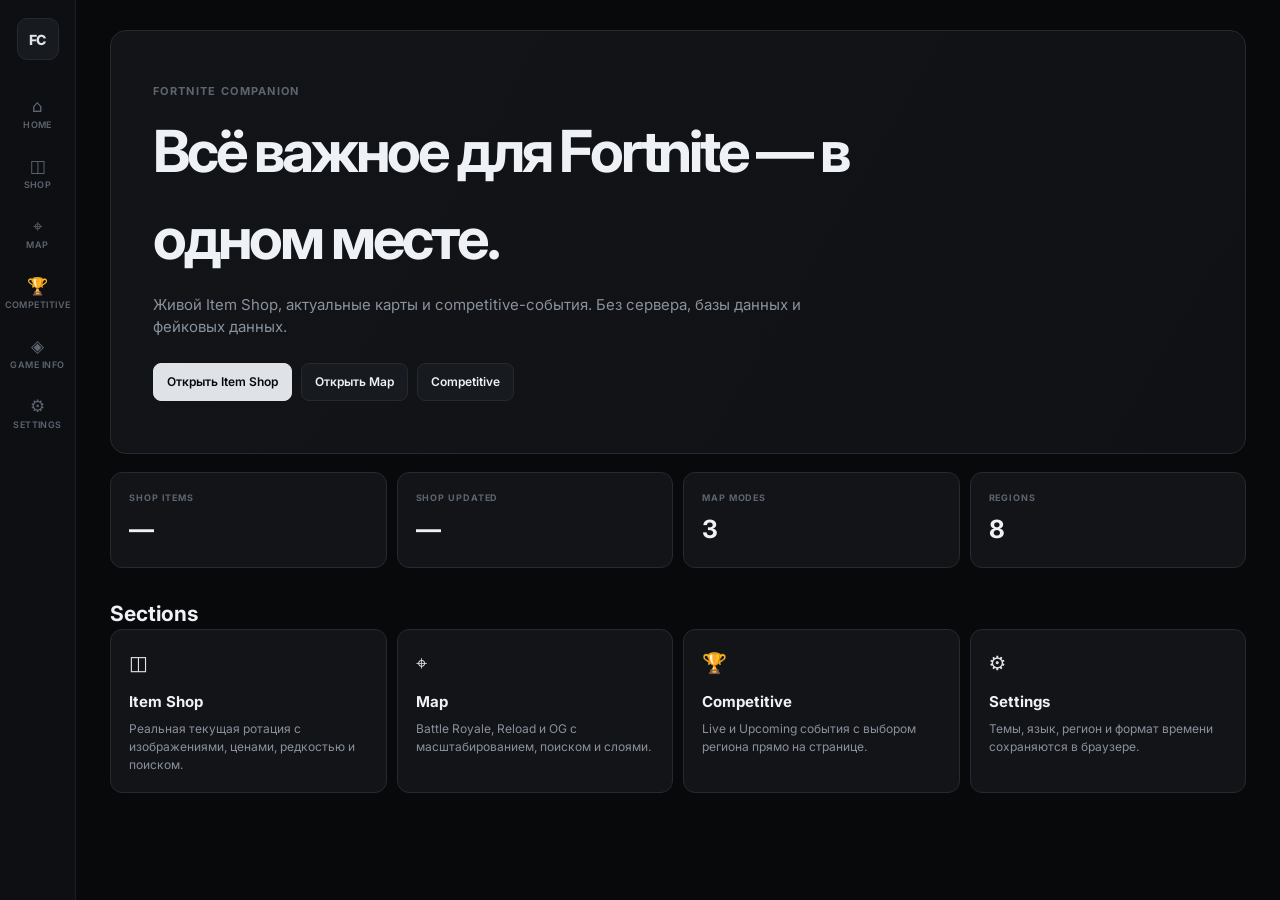
<file: index.html>
<!doctype html>
<html lang="ru">
<head>
<meta charset="UTF-8"><meta name="viewport" content="width=device-width,initial-scale=1">
<title>Fortnite Companion — Fortnite Companion</title>
<meta name="description" content="Fortnite Companion — live Item Shop, interactive maps and competitive events.">
<link rel="icon" href="favicon.svg">
<link rel="stylesheet" href="variables.css"><link rel="stylesheet" href="base.css"><link rel="stylesheet" href="components.css"><link rel="stylesheet" href="home.css">
</head>
<body data-page="home">
<div class="app-shell"><aside class="sidebar"><a class="brand" href="index.html">FC</a><nav>
<a class="nav-link" data-page="home" href="index.html"><span class="nav-icon">⌂</span><span>Home</span></a>
<a class="nav-link" data-page="shop" href="shop.html"><span class="nav-icon">◫</span><span>Shop</span></a>
<a class="nav-link" data-page="map" href="map.html"><span class="nav-icon">⌖</span><span>Map</span></a>
<a class="nav-link" data-page="tournaments" href="tournaments.html"><span class="nav-icon">🏆</span><span>Competitive</span></a>
<a class="nav-link" data-page="game-info" href="game-info.html"><span class="nav-icon">◈</span><span>Game Info</span></a>
<a class="nav-link" data-page="settings" href="settings.html"><span class="nav-icon">⚙</span><span>Settings</span></a>
</nav></aside><div class="page-wrap"><header class="mobile-topbar"><a class="brand-mini" href="index.html">FORTNITE COMPANION</a></header><main class="main"><div class="container"><section class="hero"><div class="eyebrow">Fortnite Companion</div><h1>Всё важное для Fortnite — в одном месте.</h1><p>Живой Item Shop, актуальные карты и competitive-события. Без сервера, базы данных и фейковых данных.</p><div class="hero-actions"><a class="btn primary" href="shop.html">Открыть Item Shop</a><a class="btn" href="map.html">Открыть Map</a><a class="btn" href="tournaments.html">Competitive</a></div></section><section class="stat-grid"><div class="stat"><small>Shop items</small><b id="stat-items">—</b></div><div class="stat"><small>Shop updated</small><b id="stat-updated">—</b></div><div class="stat"><small>Map modes</small><b>3</b></div><div class="stat"><small>Regions</small><b>8</b></div></section><div class="section-head"><h2>Sections</h2></div><section class="quick-grid"><a class="quick-card" href="shop.html"><div class="qicon">◫</div><h3>Item Shop</h3><p>Реальная текущая ротация с изображениями, ценами, редкостью и поиском.</p></a><a class="quick-card" href="map.html"><div class="qicon">⌖</div><h3>Map</h3><p>Battle Royale, Reload и OG с масштабированием, поиском и слоями.</p></a><a class="quick-card" href="tournaments.html"><div class="qicon">🏆</div><h3>Competitive</h3><p>Live и Upcoming события с выбором региона прямо на странице.</p></a><a class="quick-card" href="settings.html"><div class="qicon">⚙</div><h3>Settings</h3><p>Темы, язык, регион и формат времени сохраняются в браузере.</p></a></section></div></main><nav class="mobile-bottomnav">
<a class="nav-link" data-page="home" href="index.html"><span class="nav-icon">⌂</span><span>Home</span></a>
<a class="nav-link" data-page="shop" href="shop.html"><span class="nav-icon">◫</span><span>Shop</span></a>
<a class="nav-link" data-page="map" href="map.html"><span class="nav-icon">⌖</span><span>Map</span></a>
<a class="nav-link" data-page="tournaments" href="tournaments.html"><span class="nav-icon">🏆</span><span>Comp</span></a>
<a class="nav-link" data-page="settings" href="settings.html"><span class="nav-icon">⚙</span><span>Settings</span></a>
</nav></div></div>
<script type="module">import {initTheme} from './theme.js';import {initNav} from './nav.js';import {init} from './home.js';initTheme();initNav();init();</script>
</body></html>
</file>
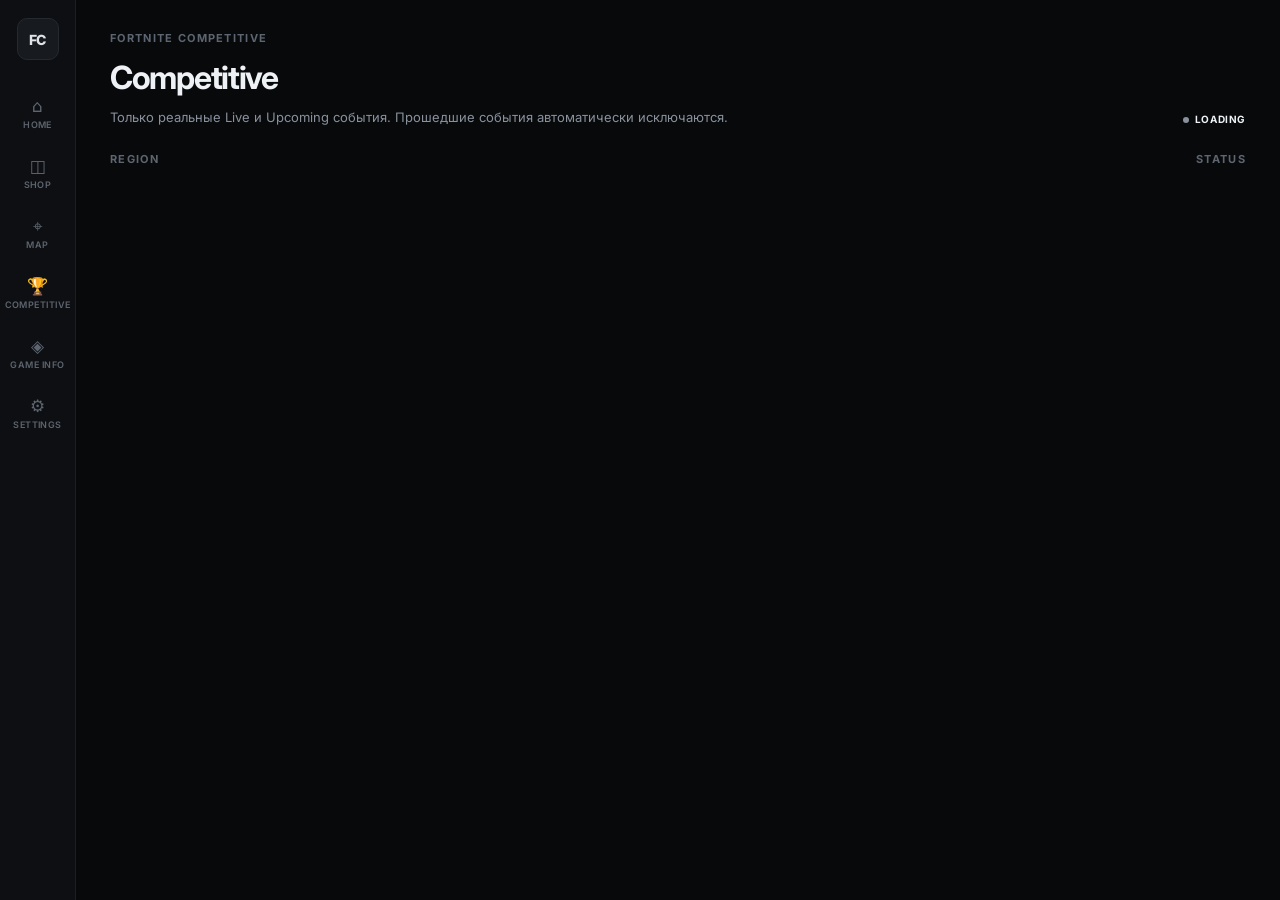
<file: competitive.html>
<!doctype html>
<html lang="ru">
<head>
<meta charset="UTF-8"><meta name="viewport" content="width=device-width,initial-scale=1">
<title>Competitive — Fortnite Companion</title>
<meta name="description" content="Fortnite Companion — live Item Shop, interactive maps and competitive events.">
<link rel="icon" href="favicon.svg">
<link rel="stylesheet" href="variables.css"><link rel="stylesheet" href="base.css"><link rel="stylesheet" href="components.css"><link rel="stylesheet" href="competitive.css">
</head>
<body data-page="tournaments">
<div class="app-shell"><aside class="sidebar"><a class="brand" href="index.html">FC</a><nav>
<a class="nav-link" data-page="home" href="index.html"><span class="nav-icon">⌂</span><span>Home</span></a>
<a class="nav-link" data-page="shop" href="shop.html"><span class="nav-icon">◫</span><span>Shop</span></a>
<a class="nav-link" data-page="map" href="map.html"><span class="nav-icon">⌖</span><span>Map</span></a>
<a class="nav-link" data-page="tournaments" href="tournaments.html"><span class="nav-icon">🏆</span><span>Competitive</span></a>
<a class="nav-link" data-page="game-info" href="game-info.html"><span class="nav-icon">◈</span><span>Game Info</span></a>
<a class="nav-link" data-page="settings" href="settings.html"><span class="nav-icon">⚙</span><span>Settings</span></a>
</nav></aside><div class="page-wrap"><header class="mobile-topbar"><a class="brand-mini" href="index.html">FORTNITE COMPANION</a></header><main class="main"><div class="container"><div class="page-header"><div><div class="eyebrow">Fortnite Competitive</div><h1>Competitive</h1><p class="subtitle">Только реальные Live и Upcoming события. Прошедшие события автоматически исключаются.</p></div><span id="comp-status" class="status">Loading</span></div><div class="competitive-toolbar"><div><div class="eyebrow">Region</div><div class="chip-row" id="regions"></div></div><div><div class="eyebrow">Status</div><div class="chip-row" id="statuses"></div></div></div><div id="event-list" class="event-list"></div></div></main><nav class="mobile-bottomnav">
<a class="nav-link" data-page="home" href="index.html"><span class="nav-icon">⌂</span><span>Home</span></a>
<a class="nav-link" data-page="shop" href="shop.html"><span class="nav-icon">◫</span><span>Shop</span></a>
<a class="nav-link" data-page="map" href="map.html"><span class="nav-icon">⌖</span><span>Map</span></a>
<a class="nav-link" data-page="tournaments" href="tournaments.html"><span class="nav-icon">🏆</span><span>Comp</span></a>
<a class="nav-link" data-page="settings" href="settings.html"><span class="nav-icon">⚙</span><span>Settings</span></a>
</nav></div></div>
<script type="module">import {initTheme} from './theme.js';import {initNav} from './nav.js';import {init} from './tournaments.js';initTheme();initNav();init();</script>
</body></html>
</file>
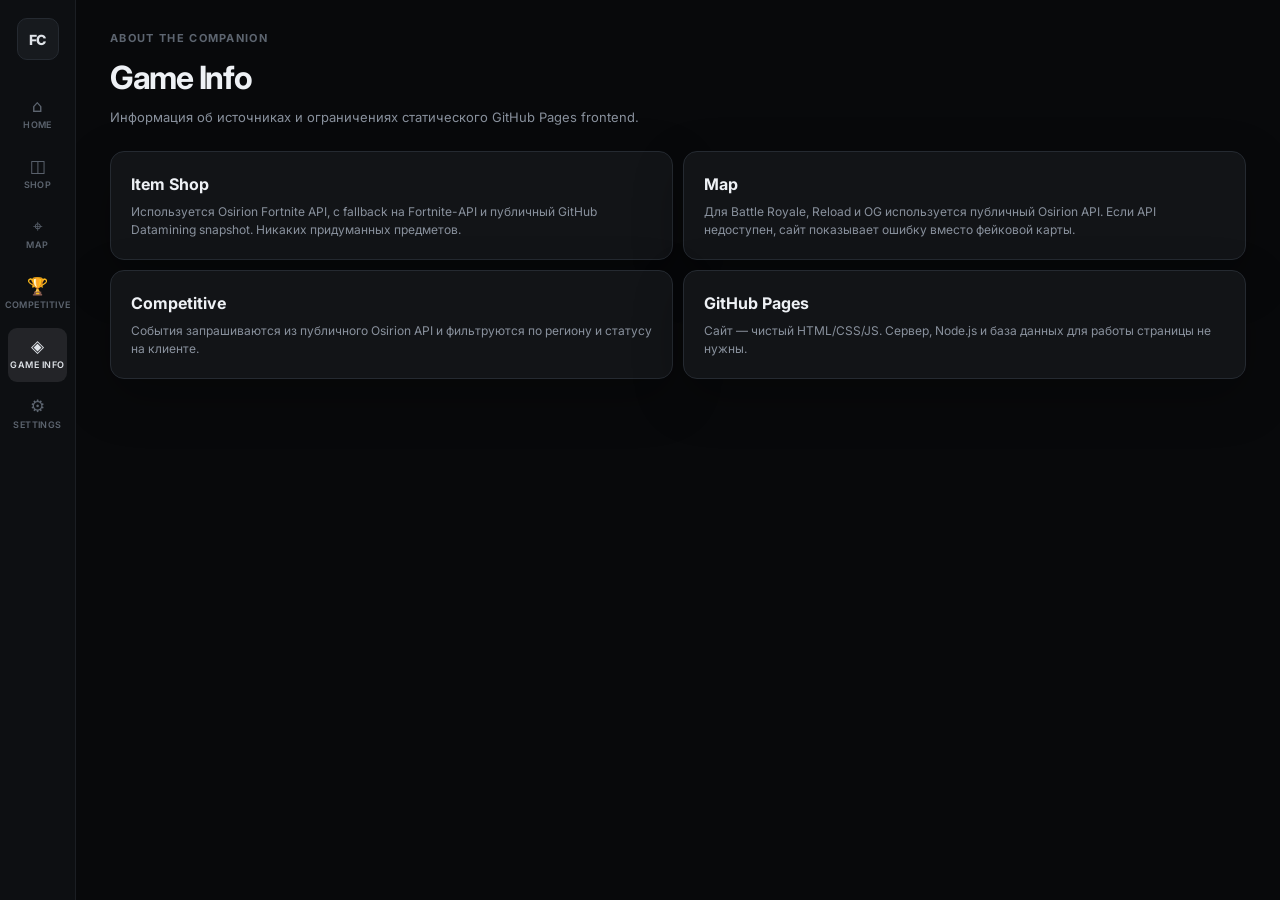
<file: game-info.html>
<!doctype html>
<html lang="ru">
<head>
<meta charset="UTF-8"><meta name="viewport" content="width=device-width,initial-scale=1">
<title>Game Info — Fortnite Companion</title>
<meta name="description" content="Fortnite Companion — live Item Shop, interactive maps and competitive events.">
<link rel="icon" href="favicon.svg">
<link rel="stylesheet" href="variables.css"><link rel="stylesheet" href="base.css"><link rel="stylesheet" href="components.css"><link rel="stylesheet" href="game-info.css">
</head>
<body data-page="game-info">
<div class="app-shell"><aside class="sidebar"><a class="brand" href="index.html">FC</a><nav>
<a class="nav-link" data-page="home" href="index.html"><span class="nav-icon">⌂</span><span>Home</span></a>
<a class="nav-link" data-page="shop" href="shop.html"><span class="nav-icon">◫</span><span>Shop</span></a>
<a class="nav-link" data-page="map" href="map.html"><span class="nav-icon">⌖</span><span>Map</span></a>
<a class="nav-link" data-page="tournaments" href="tournaments.html"><span class="nav-icon">🏆</span><span>Competitive</span></a>
<a class="nav-link" data-page="game-info" href="game-info.html"><span class="nav-icon">◈</span><span>Game Info</span></a>
<a class="nav-link" data-page="settings" href="settings.html"><span class="nav-icon">⚙</span><span>Settings</span></a>
</nav></aside><div class="page-wrap"><header class="mobile-topbar"><a class="brand-mini" href="index.html">FORTNITE COMPANION</a></header><main class="main"><div class="container"><div class="page-header"><div><div class="eyebrow">About the companion</div><h1>Game Info</h1><p class="subtitle">Информация об источниках и ограничениях статического GitHub Pages frontend.</p></div></div><section class="info-grid"><article class="info-card panel"><h2>Item Shop</h2><p>Используется Osirion Fortnite API, с fallback на Fortnite-API и публичный GitHub Datamining snapshot. Никаких придуманных предметов.</p></article><article class="info-card panel"><h2>Map</h2><p>Для Battle Royale, Reload и OG используется публичный Osirion API. Если API недоступен, сайт показывает ошибку вместо фейковой карты.</p></article><article class="info-card panel"><h2>Competitive</h2><p>События запрашиваются из публичного Osirion API и фильтруются по региону и статусу на клиенте.</p></article><article class="info-card panel"><h2>GitHub Pages</h2><p>Сайт — чистый HTML/CSS/JS. Сервер, Node.js и база данных для работы страницы не нужны.</p></article></section></div></main><nav class="mobile-bottomnav">
<a class="nav-link" data-page="home" href="index.html"><span class="nav-icon">⌂</span><span>Home</span></a>
<a class="nav-link" data-page="shop" href="shop.html"><span class="nav-icon">◫</span><span>Shop</span></a>
<a class="nav-link" data-page="map" href="map.html"><span class="nav-icon">⌖</span><span>Map</span></a>
<a class="nav-link" data-page="tournaments" href="tournaments.html"><span class="nav-icon">🏆</span><span>Comp</span></a>
<a class="nav-link" data-page="settings" href="settings.html"><span class="nav-icon">⚙</span><span>Settings</span></a>
</nav></div></div>
<script type="module">import {initTheme} from './theme.js';import {initNav} from './nav.js';import {init} from './info.js';initTheme();initNav();init();</script>
</body></html>
</file>
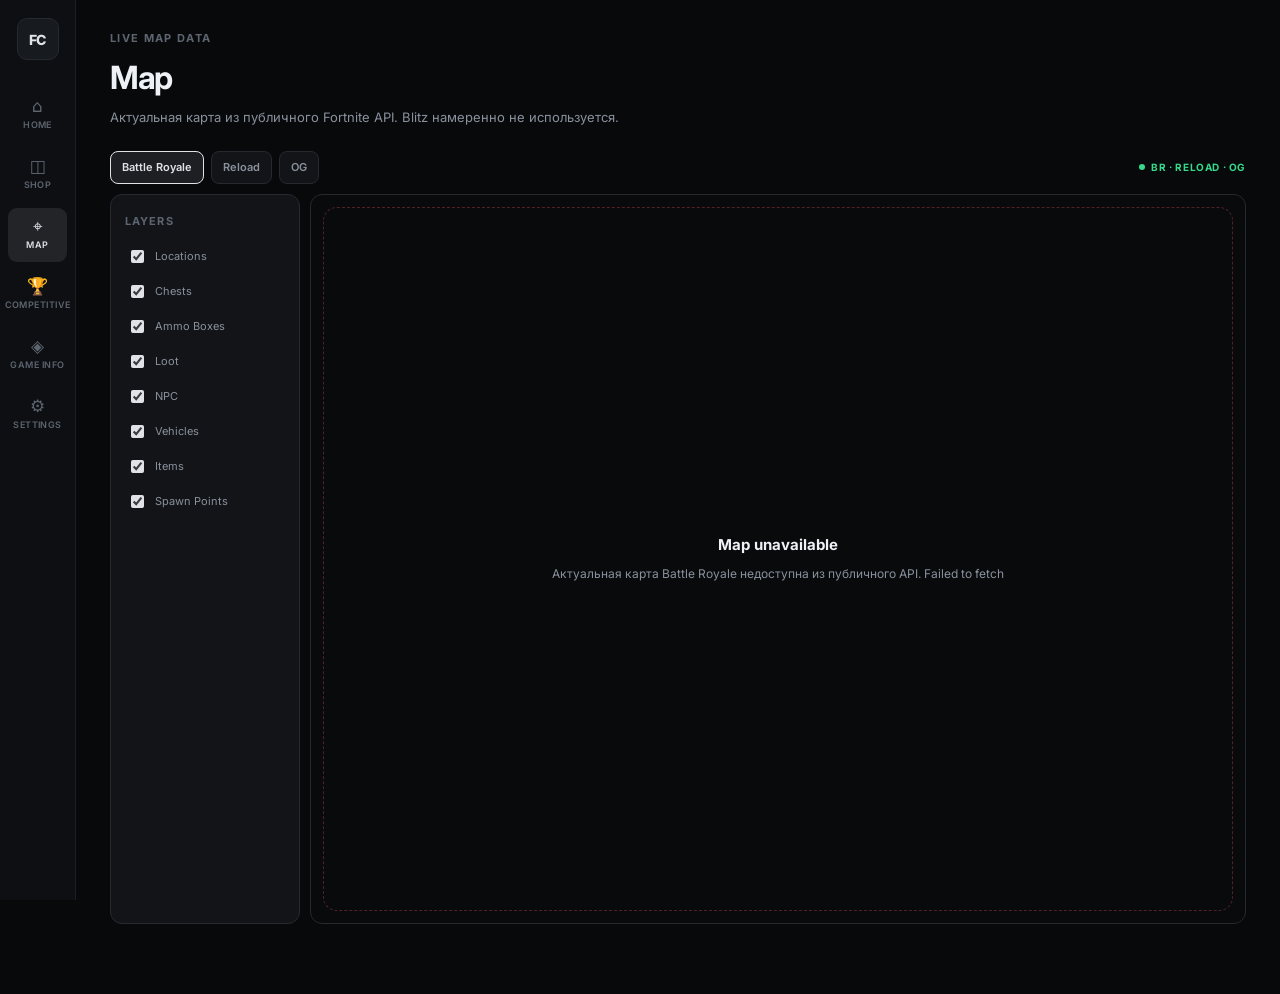
<file: map.html>
<!doctype html>
<html lang="ru">
<head>
<meta charset="UTF-8"><meta name="viewport" content="width=device-width,initial-scale=1">
<title>Map — Fortnite Companion</title>
<meta name="description" content="Fortnite Companion — live Item Shop, interactive maps and competitive events.">
<link rel="icon" href="favicon.svg">
<link rel="stylesheet" href="variables.css"><link rel="stylesheet" href="base.css"><link rel="stylesheet" href="components.css"><link rel="stylesheet" href="map.css">
</head>
<body data-page="map">
<div class="app-shell"><aside class="sidebar"><a class="brand" href="index.html">FC</a><nav>
<a class="nav-link" data-page="home" href="index.html"><span class="nav-icon">⌂</span><span>Home</span></a>
<a class="nav-link" data-page="shop" href="shop.html"><span class="nav-icon">◫</span><span>Shop</span></a>
<a class="nav-link" data-page="map" href="map.html"><span class="nav-icon">⌖</span><span>Map</span></a>
<a class="nav-link" data-page="tournaments" href="tournaments.html"><span class="nav-icon">🏆</span><span>Competitive</span></a>
<a class="nav-link" data-page="game-info" href="game-info.html"><span class="nav-icon">◈</span><span>Game Info</span></a>
<a class="nav-link" data-page="settings" href="settings.html"><span class="nav-icon">⚙</span><span>Settings</span></a>
</nav></aside><div class="page-wrap"><header class="mobile-topbar"><a class="brand-mini" href="index.html">FORTNITE COMPANION</a></header><main class="main"><div class="container"><div class="page-header"><div><div class="eyebrow">Live map data</div><h1>Map</h1><p class="subtitle">Актуальная карта из публичного Fortnite API. Blitz намеренно не используется.</p></div></div><div class="map-toolbar"><div class="chip-row" id="map-modes"></div><span class="status ok">BR · Reload · OG</span></div><div class="map-layout"><aside class="map-sidebar"><h3>Layers</h3><div id="map-layers"></div></aside><div class="map-viewport" id="map-viewport"></div></div></div></main><nav class="mobile-bottomnav">
<a class="nav-link" data-page="home" href="index.html"><span class="nav-icon">⌂</span><span>Home</span></a>
<a class="nav-link" data-page="shop" href="shop.html"><span class="nav-icon">◫</span><span>Shop</span></a>
<a class="nav-link" data-page="map" href="map.html"><span class="nav-icon">⌖</span><span>Map</span></a>
<a class="nav-link" data-page="tournaments" href="tournaments.html"><span class="nav-icon">🏆</span><span>Comp</span></a>
<a class="nav-link" data-page="settings" href="settings.html"><span class="nav-icon">⚙</span><span>Settings</span></a>
</nav></div></div>
<script type="module">import {initTheme} from './theme.js';import {initNav} from './nav.js';import {init} from './map.js';initTheme();initNav();init();</script>
</body></html>
</file>
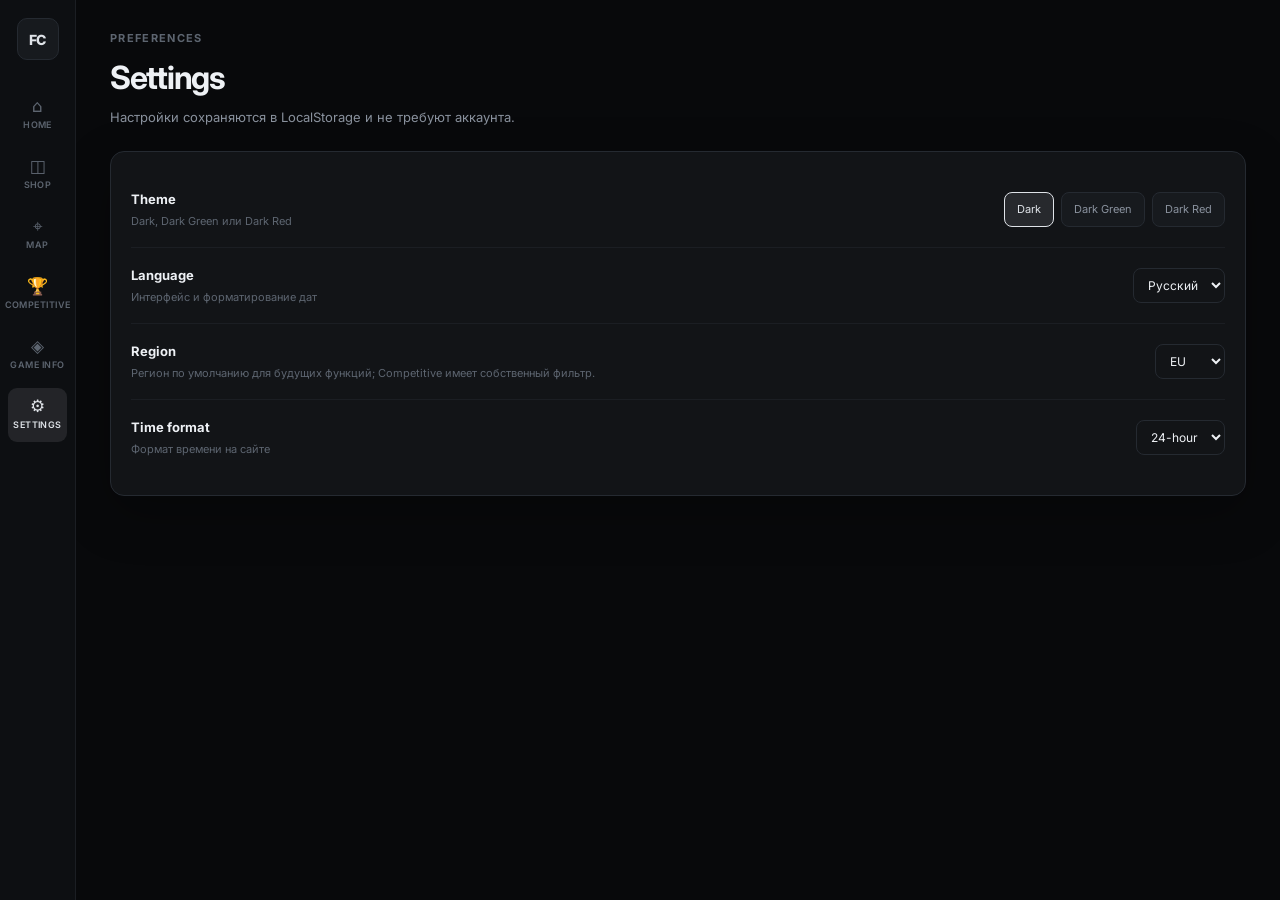
<file: settings.html>
<!doctype html>
<html lang="ru">
<head>
<meta charset="UTF-8"><meta name="viewport" content="width=device-width,initial-scale=1">
<title>Settings — Fortnite Companion</title>
<meta name="description" content="Fortnite Companion — live Item Shop, interactive maps and competitive events.">
<link rel="icon" href="favicon.svg">
<link rel="stylesheet" href="variables.css"><link rel="stylesheet" href="base.css"><link rel="stylesheet" href="components.css"><link rel="stylesheet" href="settings.css">
</head>
<body data-page="settings">
<div class="app-shell"><aside class="sidebar"><a class="brand" href="index.html">FC</a><nav>
<a class="nav-link" data-page="home" href="index.html"><span class="nav-icon">⌂</span><span>Home</span></a>
<a class="nav-link" data-page="shop" href="shop.html"><span class="nav-icon">◫</span><span>Shop</span></a>
<a class="nav-link" data-page="map" href="map.html"><span class="nav-icon">⌖</span><span>Map</span></a>
<a class="nav-link" data-page="tournaments" href="tournaments.html"><span class="nav-icon">🏆</span><span>Competitive</span></a>
<a class="nav-link" data-page="game-info" href="game-info.html"><span class="nav-icon">◈</span><span>Game Info</span></a>
<a class="nav-link" data-page="settings" href="settings.html"><span class="nav-icon">⚙</span><span>Settings</span></a>
</nav></aside><div class="page-wrap"><header class="mobile-topbar"><a class="brand-mini" href="index.html">FORTNITE COMPANION</a></header><main class="main"><div class="container"><div class="page-header"><div><div class="eyebrow">Preferences</div><h1>Settings</h1><p class="subtitle">Настройки сохраняются в LocalStorage и не требуют аккаунта.</p></div></div><section class="settings-card panel"><div class="settings-row"><div><div class="settings-title">Theme</div><div class="settings-desc">Dark, Dark Green или Dark Red</div></div><div class="theme-picker"><button class="theme-swatch" data-choice="default">Dark</button><button class="theme-swatch" data-choice="green">Dark Green</button><button class="theme-swatch" data-choice="red">Dark Red</button></div></div><div class="settings-row"><div><div class="settings-title">Language</div><div class="settings-desc">Интерфейс и форматирование дат</div></div><select class="select-field" id="settings-language"><option value="ru">Русский</option><option value="en">English</option></select></div><div class="settings-row"><div><div class="settings-title">Region</div><div class="settings-desc">Регион по умолчанию для будущих функций; Competitive имеет собственный фильтр.</div></div><select class="select-field" id="settings-region"><option>EU</option><option>NAC</option><option>NAE</option><option>NAW</option><option>BR</option><option>ASIA</option><option>OCE</option><option>ME</option></select></div><div class="settings-row"><div><div class="settings-title">Time format</div><div class="settings-desc">Формат времени на сайте</div></div><select class="select-field" id="settings-time"><option value="24h">24-hour</option><option value="12h">12-hour</option></select></div></section></div></main><nav class="mobile-bottomnav">
<a class="nav-link" data-page="home" href="index.html"><span class="nav-icon">⌂</span><span>Home</span></a>
<a class="nav-link" data-page="shop" href="shop.html"><span class="nav-icon">◫</span><span>Shop</span></a>
<a class="nav-link" data-page="map" href="map.html"><span class="nav-icon">⌖</span><span>Map</span></a>
<a class="nav-link" data-page="tournaments" href="tournaments.html"><span class="nav-icon">🏆</span><span>Comp</span></a>
<a class="nav-link" data-page="settings" href="settings.html"><span class="nav-icon">⚙</span><span>Settings</span></a>
</nav></div></div>
<script type="module">import {initTheme} from './theme.js';import {initNav} from './nav.js';import {init} from './settings.js';initTheme();initNav();init();</script>
</body></html>
</file>
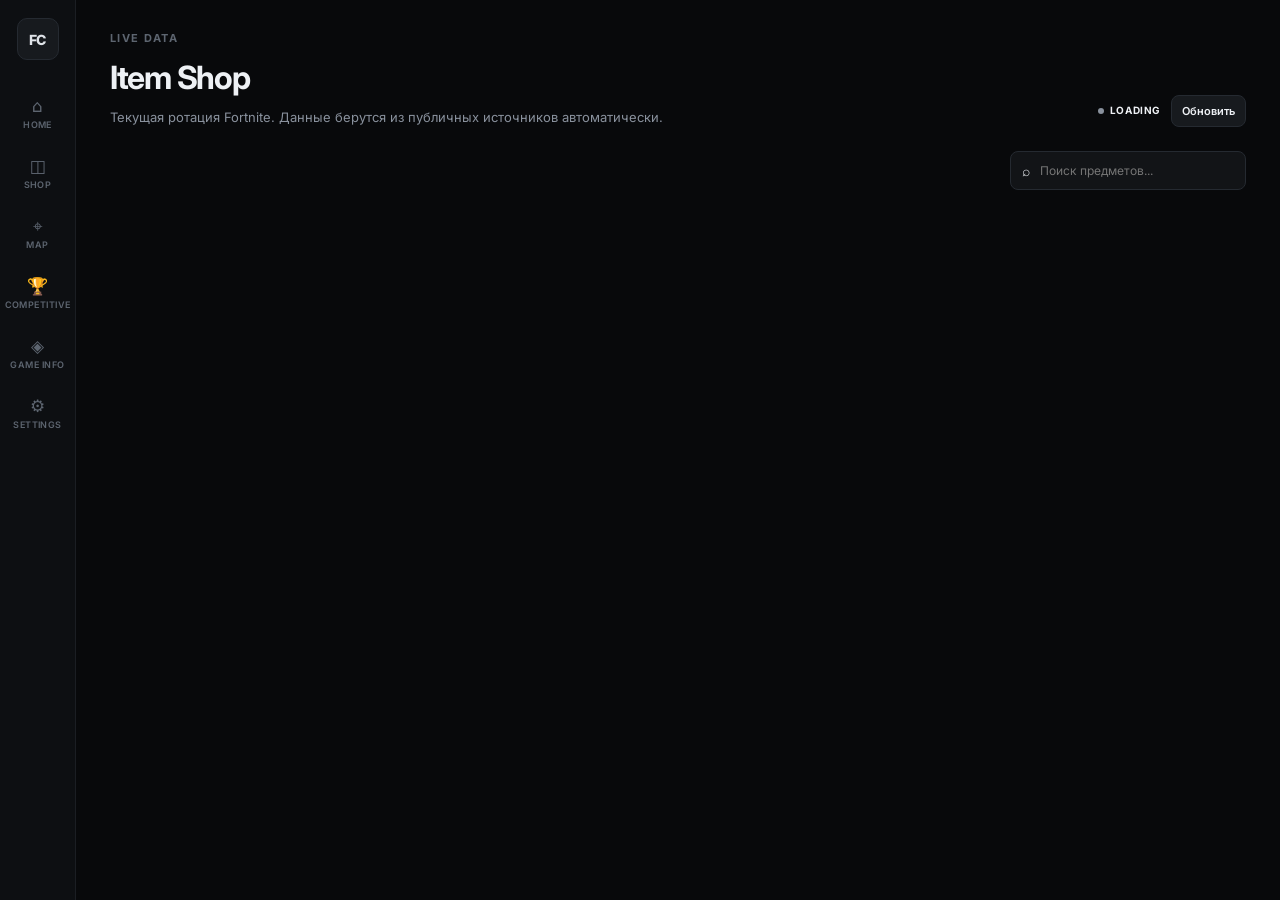
<file: shop.html>
<!doctype html>
<html lang="ru">
<head>
<meta charset="UTF-8"><meta name="viewport" content="width=device-width,initial-scale=1">
<title>Item Shop — Fortnite Companion</title>
<meta name="description" content="Fortnite Companion — live Item Shop, interactive maps and competitive events.">
<link rel="icon" href="favicon.svg">
<link rel="stylesheet" href="variables.css"><link rel="stylesheet" href="base.css"><link rel="stylesheet" href="components.css"><link rel="stylesheet" href="shop.css">
</head>
<body data-page="shop">
<div class="app-shell"><aside class="sidebar"><a class="brand" href="index.html">FC</a><nav>
<a class="nav-link" data-page="home" href="index.html"><span class="nav-icon">⌂</span><span>Home</span></a>
<a class="nav-link" data-page="shop" href="shop.html"><span class="nav-icon">◫</span><span>Shop</span></a>
<a class="nav-link" data-page="map" href="map.html"><span class="nav-icon">⌖</span><span>Map</span></a>
<a class="nav-link" data-page="tournaments" href="tournaments.html"><span class="nav-icon">🏆</span><span>Competitive</span></a>
<a class="nav-link" data-page="game-info" href="game-info.html"><span class="nav-icon">◈</span><span>Game Info</span></a>
<a class="nav-link" data-page="settings" href="settings.html"><span class="nav-icon">⚙</span><span>Settings</span></a>
</nav></aside><div class="page-wrap"><header class="mobile-topbar"><a class="brand-mini" href="index.html">FORTNITE COMPANION</a></header><main class="main"><div class="container"><div class="page-header"><div><div class="eyebrow">Live data</div><h1>Item Shop</h1><p class="subtitle">Текущая ротация Fortnite. Данные берутся из публичных источников автоматически.</p></div><div class="toolbar"><span id="shop-status" class="status">Loading</span><button class="btn small" id="shop-refresh">Обновить</button></div></div><div class="shop-toolbar"><div class="chip-row" id="shop-categories"></div><label class="search-field"><span>⌕</span><input id="shop-search" type="search" placeholder="Поиск предметов..."></label></div><div id="shop-content"></div></div></main><nav class="mobile-bottomnav">
<a class="nav-link" data-page="home" href="index.html"><span class="nav-icon">⌂</span><span>Home</span></a>
<a class="nav-link" data-page="shop" href="shop.html"><span class="nav-icon">◫</span><span>Shop</span></a>
<a class="nav-link" data-page="map" href="map.html"><span class="nav-icon">⌖</span><span>Map</span></a>
<a class="nav-link" data-page="tournaments" href="tournaments.html"><span class="nav-icon">🏆</span><span>Comp</span></a>
<a class="nav-link" data-page="settings" href="settings.html"><span class="nav-icon">⚙</span><span>Settings</span></a>
</nav></div></div>
<script type="module">import {initTheme} from './theme.js';import {initNav} from './nav.js';import {init} from './shop.js';initTheme();initNav();init();</script>
</body></html>
</file>
<file: variables.css>
@import url("https://fonts.googleapis.com/css2?family=Inter:wght@400;500;600;700;800&family=JetBrains+Mono:wght@400;500;600&display=swap");
:root{--bg:#08090b;--bg2:#0d0f12;--panel:#121417;--panel2:#171a1e;--border:#252a31;--border2:#1b1e23;--text:#eef1f5;--muted:#89919d;--faint:#5d6570;--accent:#dfe3e8;--accent-soft:rgba(223,227,232,.10);--accent-text:#08090b;--success:#36d98b;--warn:#f2b84b;--danger:#ff5869;--live:#ff5869;--radius:10px;--radius-lg:14px;--shadow:0 18px 50px rgba(0,0,0,.28)}
html[data-theme="green"]{--accent:#39e77d;--accent-soft:rgba(57,231,125,.12);--accent-text:#041008}
html[data-theme="red"]{--accent:#ff4e5d;--accent-soft:rgba(255,78,93,.12);--accent-text:#140305}
*{box-sizing:border-box}html,body{margin:0;padding:0;min-height:100%;background:var(--bg);color:var(--text);font-family:Inter,system-ui,sans-serif}body{font-size:14px;line-height:1.5;-webkit-font-smoothing:antialiased}a{color:inherit;text-decoration:none}button,input,select{font:inherit;color:inherit}button{cursor:pointer}img{max-width:100%;display:block}h1,h2,h3,h4{margin:0;color:var(--text)}p{margin:0;color:var(--muted)}::selection{background:var(--accent-soft)}
*{scrollbar-width:thin;scrollbar-color:var(--border) transparent}*::-webkit-scrollbar{width:8px;height:8px}*::-webkit-scrollbar-thumb{background:var(--border);border-radius:99px}
.app-shell{display:grid;grid-template-columns:76px minmax(0,1fr);min-height:100vh}.page-wrap{min-width:0}.main{padding:30px 34px 70px}.container{max-width:1360px;margin:0 auto}.sidebar{position:sticky;top:0;height:100vh;background:var(--bg2);border-right:1px solid var(--border2);display:flex;flex-direction:column;align-items:center;padding:18px 8px}.sidebar .brand,.brand-mini{font-weight:800;letter-spacing:-.04em}.sidebar .brand{width:42px;height:42px;border-radius:10px;background:var(--panel2);display:grid;place-items:center;color:var(--accent);border:1px solid var(--border);margin-bottom:28px}.sidebar nav{display:flex;flex-direction:column;gap:6px;width:100%}.nav-link{width:100%;min-height:54px;border-radius:9px;display:flex;flex-direction:column;align-items:center;justify-content:center;gap:3px;color:var(--faint);transition:.18s ease}.nav-link:hover{background:var(--panel);color:var(--text)}.nav-link.active{background:var(--accent-soft);color:var(--accent)}.nav-icon{font-size:17px;line-height:1}.nav-link span:last-child{font-size:9px;font-weight:600;text-transform:uppercase;letter-spacing:.05em}.mobile-topbar,.mobile-bottomnav{display:none}
.page-header{display:flex;align-items:flex-end;justify-content:space-between;gap:20px;flex-wrap:wrap;margin-bottom:24px}.page-header h1{font-size:32px;letter-spacing:-.04em}.subtitle{margin-top:6px;font-size:13px}.eyebrow{font-size:11px;font-weight:700;color:var(--faint);text-transform:uppercase;letter-spacing:.12em;margin-bottom:7px}.toolbar{display:flex;align-items:center;gap:10px;flex-wrap:wrap}.panel{background:var(--panel);border:1px solid var(--border);border-radius:var(--radius-lg);box-shadow:var(--shadow)}
@media(max-width:860px){.app-shell{grid-template-columns:1fr}.sidebar{display:none}.mobile-topbar{display:flex;position:sticky;top:0;z-index:40;height:56px;align-items:center;padding:0 16px;background:rgba(8,9,11,.92);backdrop-filter:blur(14px);border-bottom:1px solid var(--border2)}.brand-mini{color:var(--accent);font-size:13px}.main{padding:22px 15px 86px}.mobile-bottomnav{display:flex;position:fixed;left:8px;right:8px;bottom:8px;z-index:50;padding:5px;background:rgba(18,20,23,.94);backdrop-filter:blur(16px);border:1px solid var(--border);border-radius:13px;box-shadow:var(--shadow)}.mobile-bottomnav .nav-link{min-height:54px;flex:1}.page-header h1{font-size:28px}}
</file>
<file: base.css>

</file>
<file: components.css>
.btn{display:inline-flex;align-items:center;justify-content:center;gap:8px;border:1px solid var(--border);background:var(--panel2);border-radius:8px;padding:9px 13px;font-weight:600;font-size:12px;transition:.16s ease}.btn:hover{border-color:var(--accent);color:var(--accent);transform:translateY(-1px)}.btn.primary{background:var(--accent);border-color:var(--accent);color:var(--accent-text)}.btn.small{padding:7px 10px;font-size:11px}.chip-row{display:flex;gap:7px;flex-wrap:wrap}.chip{border:1px solid var(--border);background:var(--panel);border-radius:8px;padding:7px 11px;color:var(--muted);font-size:11px;font-weight:600}.chip:hover{color:var(--text);border-color:#3a414b}.chip.active{background:var(--accent-soft);border-color:var(--accent);color:var(--accent)}.search-field{display:flex;align-items:center;gap:8px;background:var(--panel);border:1px solid var(--border);border-radius:8px;padding:8px 11px;min-width:220px}.search-field input{border:0;outline:0;background:transparent;width:100%;font-size:12px}.select-field{border:1px solid var(--border);background:var(--panel);border-radius:8px;padding:8px 10px;outline:0;font-size:12px}.state-panel{min-height:220px;display:flex;flex-direction:column;align-items:center;justify-content:center;text-align:center;gap:9px;border:1px dashed var(--border);border-radius:var(--radius-lg);padding:30px}.state-panel h3{font-size:15px}.state-panel p{max-width:520px;font-size:12px}.state-panel.error{border-color:rgba(255,88,105,.3)}.status{display:inline-flex;align-items:center;gap:6px;font-size:10px;font-weight:700;text-transform:uppercase;letter-spacing:.06em}.status::before{content:"";width:6px;height:6px;border-radius:50%;background:var(--muted)}.status.live{color:var(--live)}.status.live::before{background:var(--live);box-shadow:0 0 0 4px rgba(255,88,105,.1)}.status.upcoming{color:var(--warn)}.status.upcoming::before{background:var(--warn)}.status.ok{color:var(--success)}.status.ok::before{background:var(--success)}.skeleton{position:relative;overflow:hidden;background:var(--panel2);border-radius:9px}.skeleton:after{content:"";position:absolute;inset:0;transform:translateX(-100%);background:linear-gradient(90deg,transparent,rgba(255,255,255,.05),transparent);animation:shimmer 1.4s infinite}@keyframes shimmer{to{transform:translateX(100%)}}
</file>
<file: home.css>
.hero{padding:52px 42px;background:linear-gradient(120deg,var(--panel),#0f1114);border:1px solid var(--border);border-radius:16px;margin-bottom:18px}.hero h1{font-size:clamp(34px,5vw,58px);letter-spacing:-.055em;max-width:760px;margin:8px 0 12px}.hero p{max-width:690px;font-size:15px}.hero-actions{display:flex;gap:9px;margin-top:24px;flex-wrap:wrap}.stat-grid{display:grid;grid-template-columns:repeat(4,1fr);gap:10px;margin:18px 0 30px}.stat{padding:18px;background:var(--panel);border:1px solid var(--border);border-radius:12px}.stat small{display:block;color:var(--faint);text-transform:uppercase;font-size:9px;font-weight:700;letter-spacing:.1em}.stat b{display:block;font-size:25px;margin-top:7px}.quick-grid{display:grid;grid-template-columns:repeat(4,1fr);gap:10px}.quick-card{padding:18px;background:var(--panel);border:1px solid var(--border);border-radius:12px;transition:.18s ease}.quick-card:hover{border-color:var(--accent);transform:translateY(-2px)}.quick-card .qicon{font-size:20px;color:var(--accent)}.quick-card h3{margin:13px 0 6px;font-size:15px}.quick-card p{font-size:12px}@media(max-width:900px){.stat-grid,.quick-grid{grid-template-columns:repeat(2,1fr)}}@media(max-width:560px){.hero{padding:34px 22px}.stat-grid,.quick-grid{grid-template-columns:1fr}}
</file>
<file: competitive.css>
.competitive-toolbar{display:flex;align-items:center;justify-content:space-between;gap:12px;flex-wrap:wrap;margin-bottom:18px}.event-list{display:grid;gap:9px}.event-card{display:flex;min-height:112px;background:var(--panel);border:1px solid var(--border);border-radius:12px;overflow:hidden;cursor:pointer;transition:.18s ease}.event-card:hover{border-color:var(--accent);transform:translateY(-1px)}.event-image{width:180px;object-fit:cover;background:var(--panel2)}.event-main{padding:15px;min-width:0;flex:1}.event-top{display:flex;align-items:center;gap:14px;font-size:10px;color:var(--faint);text-transform:uppercase}.event-main h3{font-size:15px;margin:7px 0 4px}.event-time{font:11px JetBrains Mono,monospace;color:var(--text)}.event-meta{display:flex;gap:12px;flex-wrap:wrap;margin-top:10px;color:var(--faint);font-size:10px}.event-skeletons{display:grid;gap:9px}.event-skeletons .skeleton{height:112px}@media(max-width:650px){.event-image{display:none}}
</file>
<file: game-info.css>
.info-grid{display:grid;grid-template-columns:repeat(2,1fr);gap:10px}.info-card{padding:20px}.info-card h2{font-size:16px;margin-bottom:7px}.info-card p{font-size:12px}@media(max-width:650px){.info-grid{grid-template-columns:1fr}}
</file>
<file: map.css>
.map-toolbar{display:flex;align-items:center;justify-content:space-between;gap:10px;flex-wrap:wrap;margin-bottom:10px}.map-layout{display:grid;grid-template-columns:190px minmax(0,1fr);gap:10px;height:calc(100vh - 170px);min-height:560px}.map-sidebar{padding:14px;background:var(--panel);border:1px solid var(--border);border-radius:12px;overflow:auto}.map-sidebar h3{font-size:11px;text-transform:uppercase;color:var(--faint);letter-spacing:.1em;margin:4px 0 10px}.layer-row{display:flex;align-items:center;gap:8px;padding:8px 2px;color:var(--muted);font-size:11px}.layer-row input{accent-color:var(--accent)}.map-viewport{position:relative;overflow:hidden;background:#080a0c;border:1px solid var(--border);border-radius:12px;cursor:grab}.map-viewport.dragging{cursor:grabbing}.map-canvas{position:absolute;left:0;top:0;transform-origin:0 0}.map-canvas img{width:1200px;max-width:none;user-select:none;pointer-events:none}.map-marker{position:absolute;width:10px;height:10px;padding:0;border:2px solid #fff;border-radius:50%;transform:translate(-50%,-50%);background:var(--accent);box-shadow:0 0 0 3px rgba(0,0,0,.3);z-index:3}.map-marker.locations{background:var(--accent)}.map-marker.chests{background:#f0b429}.map-marker.ammo{background:#9aa0a8}.map-marker.npc{background:#ff5869}.map-marker.vehicles{background:#6c9dff}.map-marker.loot{background:#a64ce0}.map-marker.items{background:#39e77d}.map-marker.spawn{background:#fff}.map-tools{position:absolute;right:12px;bottom:12px;display:flex;gap:5px}.map-tools button{width:34px;height:34px;border:1px solid var(--border);border-radius:8px;background:rgba(18,20,23,.94);color:var(--text);font-size:17px}.map-search{position:absolute;top:12px;right:12px;width:250px;z-index:5}.map-search input{width:100%;background:rgba(18,20,23,.94);border:1px solid var(--border);border-radius:8px;padding:9px 11px;outline:0;font-size:11px}.map-results{background:var(--panel);border:1px solid var(--border);border-top:0;border-radius:0 0 8px 8px;overflow:hidden}.map-results button{display:block;width:100%;border:0;background:transparent;text-align:left;padding:8px 10px;font-size:11px;color:var(--muted)}.map-results button:hover{background:var(--panel2);color:var(--text)}.map-popover{position:absolute;z-index:10;min-width:150px;padding:9px 10px;background:var(--panel);border:1px solid var(--accent);border-radius:8px;display:flex;flex-direction:column;gap:3px;transform:translate(-10%,-110%);box-shadow:var(--shadow)}.map-popover span{font-size:10px;color:var(--muted)}.map-loading{position:absolute;inset:0;display:grid;place-items:center}.map-loading .skeleton{width:100%;height:100%}.map-viewport>.state-panel{position:absolute;inset:12px}@media(max-width:800px){.map-layout{grid-template-columns:1fr;height:calc(100vh - 210px);min-height:500px}.map-sidebar{position:absolute;z-index:6;left:10px;top:10px;width:170px;max-height:210px;background:rgba(18,20,23,.94);backdrop-filter:blur(10px)}.map-search{left:10px;right:10px;top:auto;bottom:58px;width:auto}.map-tools{bottom:10px;right:10px}.map-canvas img{width:900px}}
</file>
<file: settings.css>
.settings-card{padding:20px}.settings-row{display:flex;align-items:center;justify-content:space-between;gap:18px;padding:18px 0;border-bottom:1px solid var(--border2)}.settings-row:last-child{border-bottom:0}.settings-title{font-weight:700;font-size:13px}.settings-desc{color:var(--faint);font-size:11px;margin-top:3px}.theme-picker{display:flex;gap:7px;flex-wrap:wrap}.theme-swatch{border:1px solid var(--border);background:var(--panel2);border-radius:8px;padding:8px 12px;color:var(--muted);font-size:11px}.theme-swatch.active{border-color:var(--accent);color:var(--accent);background:var(--accent-soft)}@media(max-width:650px){.settings-row{align-items:flex-start;flex-direction:column}.theme-picker{width:100%}}
</file>
<file: shop.css>
.shop-toolbar{display:flex;justify-content:space-between;gap:12px;align-items:center;flex-wrap:wrap;margin-bottom:22px}.item-grid{display:grid;grid-template-columns:repeat(auto-fill,minmax(185px,1fr));gap:10px}.shop-section{margin-bottom:28px}.section-head{display:flex;align-items:center;justify-content:space-between;margin-bottom:10px}.section-head h2{font-size:18px;letter-spacing:-.02em}.section-head span{font-size:10px;color:var(--faint);font-family:JetBrains Mono,monospace}.item-card{overflow:hidden;background:var(--panel);border:1px solid var(--border);border-radius:12px;transition:.18s ease}.item-card:hover{transform:translateY(-3px);border-color:var(--rarity,var(--accent))}.item-image{position:relative;aspect-ratio:1/1;background:#0d0f12}.item-image img{width:100%;height:100%;object-fit:cover}.no-image{height:100%;display:grid;place-items:center;color:var(--faint);font:10px JetBrains Mono}.rarity-line{position:absolute;left:0;right:0;bottom:0;height:3px;background:var(--rarity,var(--accent))}.set-tag{position:absolute;top:8px;left:8px;max-width:80%;overflow:hidden;text-overflow:ellipsis;white-space:nowrap;padding:4px 6px;border-radius:6px;background:rgba(0,0,0,.65);font-size:9px;color:#ddd}.item-info{padding:12px}.item-type{font-size:9px;color:var(--rarity,var(--muted));text-transform:uppercase;font-weight:700;letter-spacing:.04em}.item-info h3{font-size:13px;line-height:1.25;margin:5px 0 10px;min-height:32px}.price{display:flex;align-items:center;gap:5px;font-size:11px}.price svg{width:14px;height:14px;color:var(--accent)}@media(max-width:600px){.item-grid{grid-template-columns:repeat(2,minmax(0,1fr))}.search-field{min-width:100%;width:100%}}
</file>
